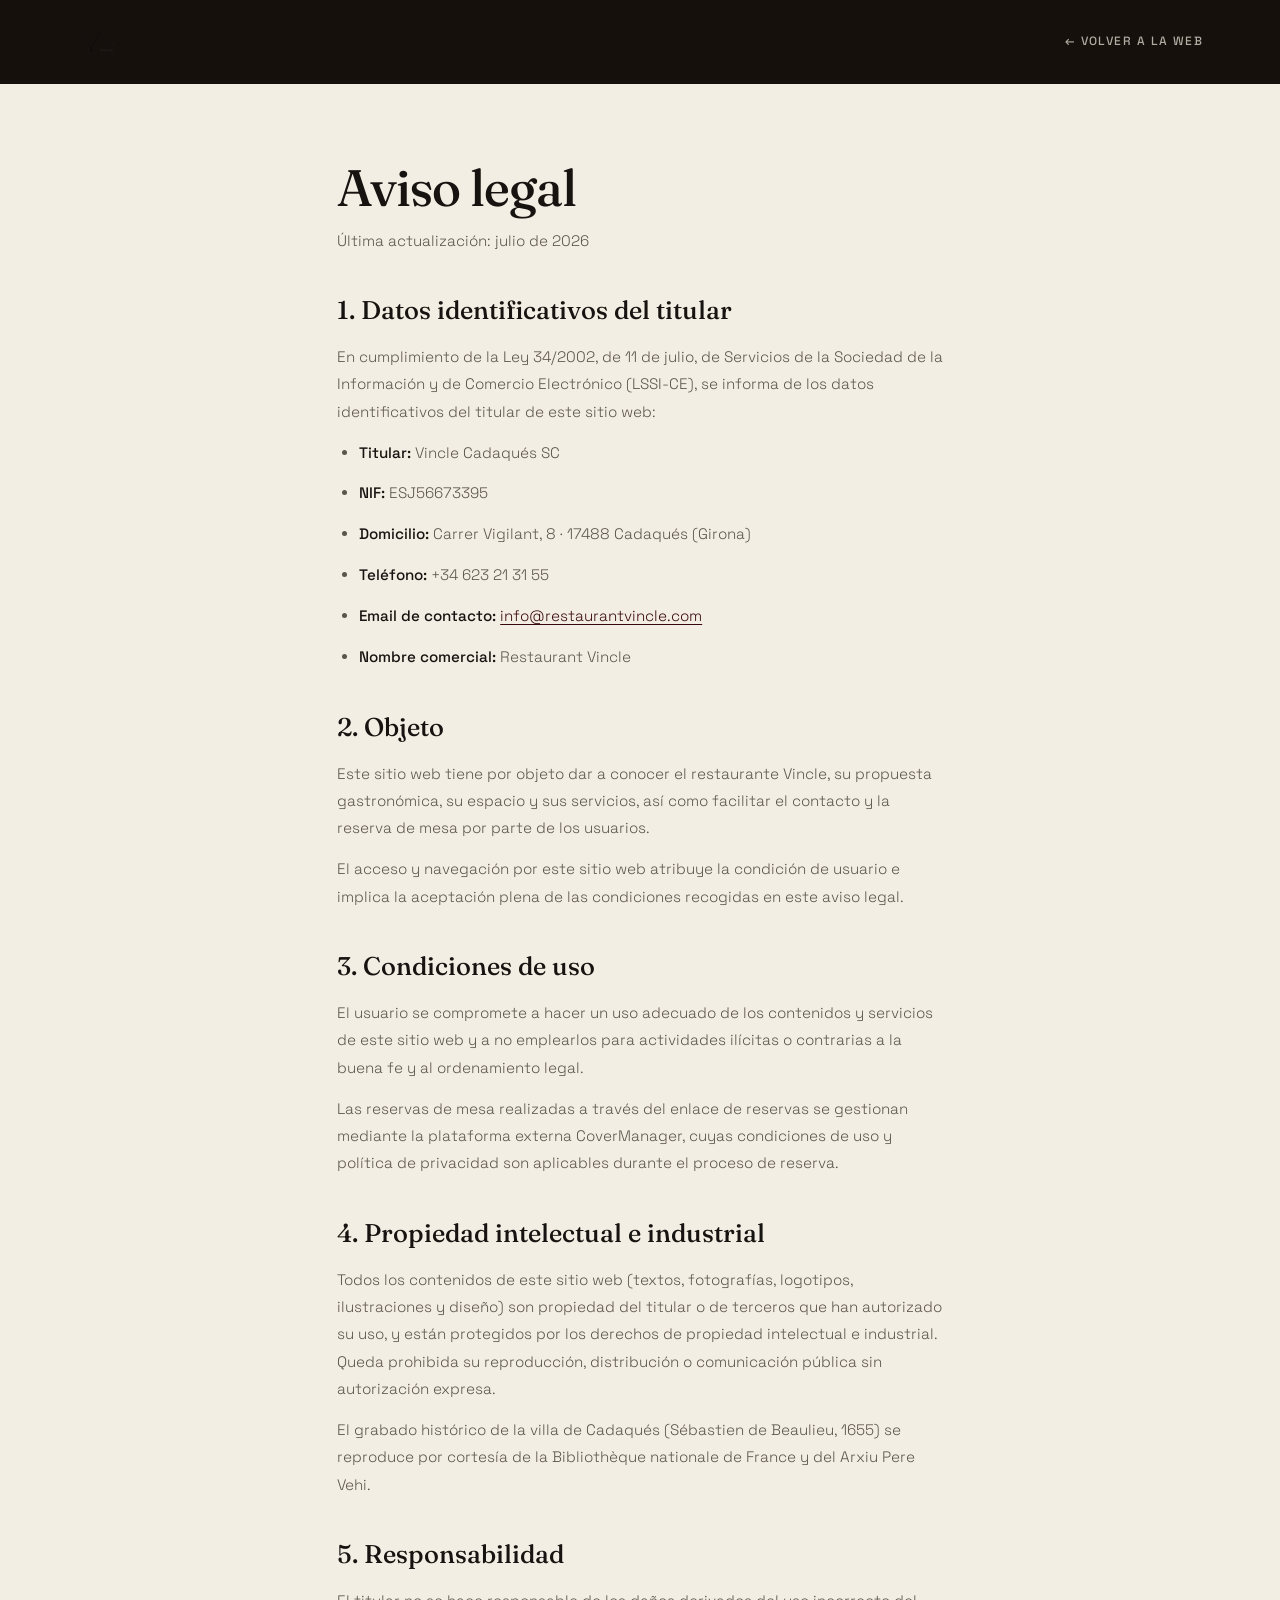
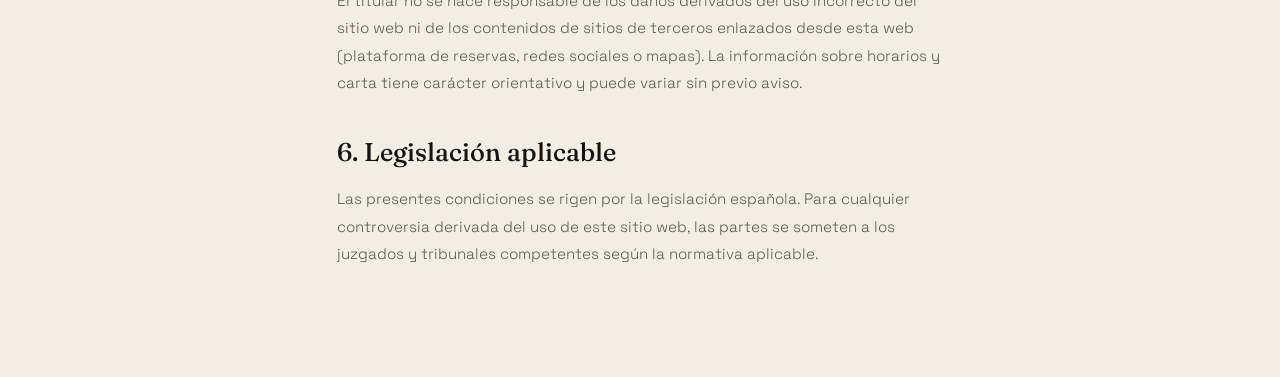
<file: web/aviso-legal.html>
<!DOCTYPE html>
<html lang="es">
<head>
  <meta charset="UTF-8">
  <meta name="viewport" content="width=device-width, initial-scale=1.0">
  <title>Aviso legal | Restaurant Vincle Cadaqués</title>
  <meta name="robots" content="noindex, follow">
  <link rel="icon" href="assets/favicon.ico" sizes="any">
  <link rel="icon" type="image/png" sizes="32x32" href="assets/favicon-32.png">
  <link rel="apple-touch-icon" href="assets/apple-touch-icon.png">
  <link rel="preconnect" href="https://fonts.googleapis.com">
  <link rel="preconnect" href="https://fonts.gstatic.com" crossorigin>
  <link href="https://fonts.googleapis.com/css2?family=Fraunces:ital,opsz,wght@0,9..144,300..600;1,9..144,300..600&family=Space+Grotesk:wght@300..600&display=swap" rel="stylesheet">
  <link rel="stylesheet" href="styles/main.css">
</head>
<body class="legal-page">

  <header class="legal-header">
    <a href="index.html" class="legal-logo" aria-label="Vincle Cadaqués — Inicio">
      <img src="assets/logo.png" alt="Vincle Cadaqués">
    </a>
    <a href="index.html" class="legal-back">← Volver a la web</a>
  </header>

  <main class="legal-content">
    <h1>Aviso legal</h1>
    <p class="legal-updated">Última actualización: julio de 2026</p>

    <h2>1. Datos identificativos del titular</h2>
    <p>En cumplimiento de la Ley 34/2002, de 11 de julio, de Servicios de la Sociedad de la Información y de Comercio Electrónico (LSSI-CE), se informa de los datos identificativos del titular de este sitio web:</p>
    <ul>
      <li><strong>Titular:</strong> Vincle Cadaqués SC</li>
      <li><strong>NIF:</strong> ESJ56673395</li>
      <li><strong>Domicilio:</strong> Carrer Vigilant, 8 · 17488 Cadaqués (Girona)</li>
      <li><strong>Teléfono:</strong> +34 623 21 31 55</li>
      <li><strong>Email de contacto:</strong> <a href="mailto:info@restaurantvincle.com">info@restaurantvincle.com</a></li>
      <li><strong>Nombre comercial:</strong> Restaurant Vincle</li>
    </ul>

    <h2>2. Objeto</h2>
    <p>Este sitio web tiene por objeto dar a conocer el restaurante Vincle, su propuesta gastronómica, su espacio y sus servicios, así como facilitar el contacto y la reserva de mesa por parte de los usuarios.</p>
    <p>El acceso y navegación por este sitio web atribuye la condición de usuario e implica la aceptación plena de las condiciones recogidas en este aviso legal.</p>

    <h2>3. Condiciones de uso</h2>
    <p>El usuario se compromete a hacer un uso adecuado de los contenidos y servicios de este sitio web y a no emplearlos para actividades ilícitas o contrarias a la buena fe y al ordenamiento legal.</p>
    <p>Las reservas de mesa realizadas a través del enlace de reservas se gestionan mediante la plataforma externa CoverManager, cuyas condiciones de uso y política de privacidad son aplicables durante el proceso de reserva.</p>

    <h2>4. Propiedad intelectual e industrial</h2>
    <p>Todos los contenidos de este sitio web (textos, fotografías, logotipos, ilustraciones y diseño) son propiedad del titular o de terceros que han autorizado su uso, y están protegidos por los derechos de propiedad intelectual e industrial. Queda prohibida su reproducción, distribución o comunicación pública sin autorización expresa.</p>
    <p>El grabado histórico de la villa de Cadaqués (Sébastien de Beaulieu, 1655) se reproduce por cortesía de la Bibliothèque nationale de France y del Arxiu Pere Vehi.</p>

    <h2>5. Responsabilidad</h2>
    <p>El titular no se hace responsable de los daños derivados del uso incorrecto del sitio web ni de los contenidos de sitios de terceros enlazados desde esta web (plataforma de reservas, redes sociales o mapas). La información sobre horarios y carta tiene carácter orientativo y puede variar sin previo aviso.</p>

    <h2>6. Legislación aplicable</h2>
    <p>Las presentes condiciones se rigen por la legislación española. Para cualquier controversia derivada del uso de este sitio web, las partes se someten a los juzgados y tribunales competentes según la normativa aplicable.</p>
  </main>

</body>
</html>
</file>
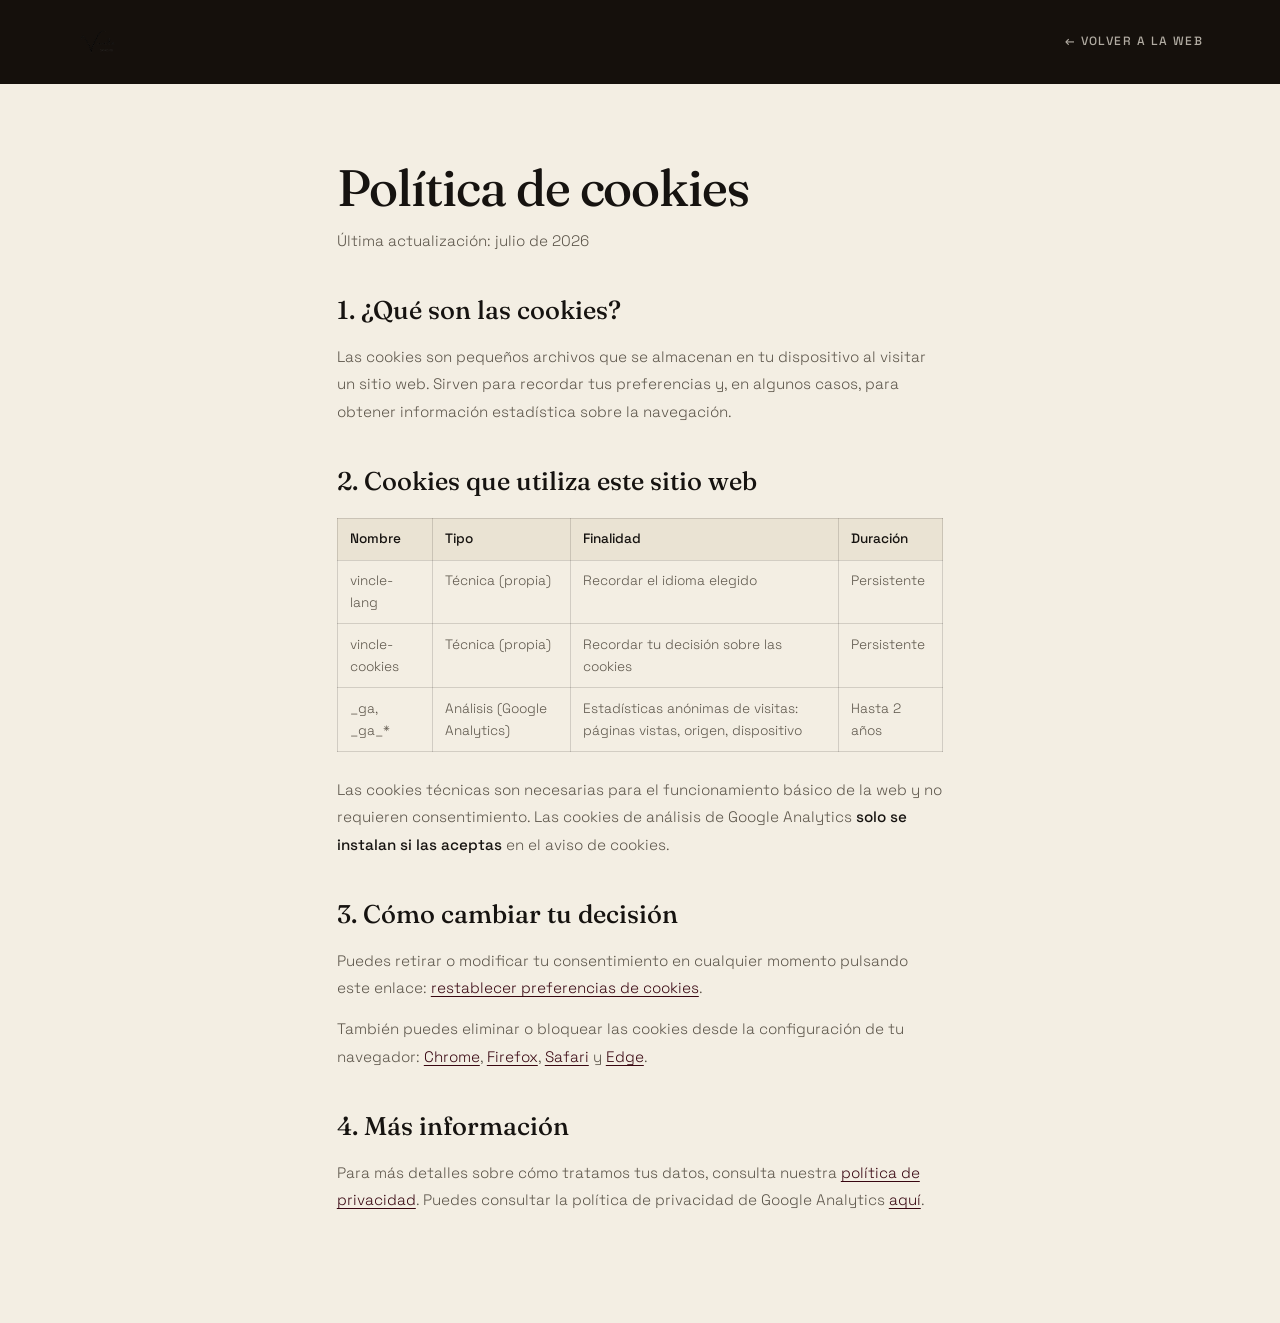
<file: web/cookies.html>
<!DOCTYPE html>
<html lang="es">
<head>
  <meta charset="UTF-8">
  <meta name="viewport" content="width=device-width, initial-scale=1.0">
  <title>Política de cookies | Restaurant Vincle Cadaqués</title>
  <meta name="robots" content="noindex, follow">
  <link rel="icon" href="assets/favicon.ico" sizes="any">
  <link rel="icon" type="image/png" sizes="32x32" href="assets/favicon-32.png">
  <link rel="apple-touch-icon" href="assets/apple-touch-icon.png">
  <link rel="preconnect" href="https://fonts.googleapis.com">
  <link rel="preconnect" href="https://fonts.gstatic.com" crossorigin>
  <link href="https://fonts.googleapis.com/css2?family=Fraunces:ital,opsz,wght@0,9..144,300..600;1,9..144,300..600&family=Space+Grotesk:wght@300..600&display=swap" rel="stylesheet">
  <link rel="stylesheet" href="styles/main.css">
</head>
<body class="legal-page">

  <header class="legal-header">
    <a href="index.html" class="legal-logo" aria-label="Vincle Cadaqués — Inicio">
      <img src="assets/logo.png" alt="Vincle Cadaqués">
    </a>
    <a href="index.html" class="legal-back">← Volver a la web</a>
  </header>

  <main class="legal-content">
    <h1>Política de cookies</h1>
    <p class="legal-updated">Última actualización: julio de 2026</p>

    <h2>1. ¿Qué son las cookies?</h2>
    <p>Las cookies son pequeños archivos que se almacenan en tu dispositivo al visitar un sitio web. Sirven para recordar tus preferencias y, en algunos casos, para obtener información estadística sobre la navegación.</p>

    <h2>2. Cookies que utiliza este sitio web</h2>
    <table>
      <thead>
        <tr>
          <th>Nombre</th>
          <th>Tipo</th>
          <th>Finalidad</th>
          <th>Duración</th>
        </tr>
      </thead>
      <tbody>
        <tr>
          <td>vincle-lang</td>
          <td>Técnica (propia)</td>
          <td>Recordar el idioma elegido</td>
          <td>Persistente</td>
        </tr>
        <tr>
          <td>vincle-cookies</td>
          <td>Técnica (propia)</td>
          <td>Recordar tu decisión sobre las cookies</td>
          <td>Persistente</td>
        </tr>
        <tr>
          <td>_ga, _ga_*</td>
          <td>Análisis (Google Analytics)</td>
          <td>Estadísticas anónimas de visitas: páginas vistas, origen, dispositivo</td>
          <td>Hasta 2 años</td>
        </tr>
      </tbody>
    </table>
    <p>Las cookies técnicas son necesarias para el funcionamiento básico de la web y no requieren consentimiento. Las cookies de análisis de Google Analytics <strong>solo se instalan si las aceptas</strong> en el aviso de cookies.</p>

    <h2>3. Cómo cambiar tu decisión</h2>
    <p>Puedes retirar o modificar tu consentimiento en cualquier momento pulsando este enlace: <a href="#" onclick="localStorage.removeItem('vincle-cookies'); alert('Preferencias restablecidas. El aviso de cookies volverá a aparecer en la página de inicio.'); return false;">restablecer preferencias de cookies</a>.</p>
    <p>También puedes eliminar o bloquear las cookies desde la configuración de tu navegador: <a href="https://support.google.com/chrome/answer/95647" target="_blank" rel="noopener noreferrer">Chrome</a>, <a href="https://support.mozilla.org/es/kb/Borrar%20cookies" target="_blank" rel="noopener noreferrer">Firefox</a>, <a href="https://support.apple.com/es-es/guide/safari/sfri11471/mac" target="_blank" rel="noopener noreferrer">Safari</a> y <a href="https://support.microsoft.com/es-es/microsoft-edge/eliminar-las-cookies-en-microsoft-edge-63947406-40ac-c3b8-57b9-2a946a29ae09" target="_blank" rel="noopener noreferrer">Edge</a>.</p>

    <h2>4. Más información</h2>
    <p>Para más detalles sobre cómo tratamos tus datos, consulta nuestra <a href="privacidad.html">política de privacidad</a>. Puedes consultar la política de privacidad de Google Analytics <a href="https://policies.google.com/privacy" target="_blank" rel="noopener noreferrer">aquí</a>.</p>
  </main>

</body>
</html>
</file>
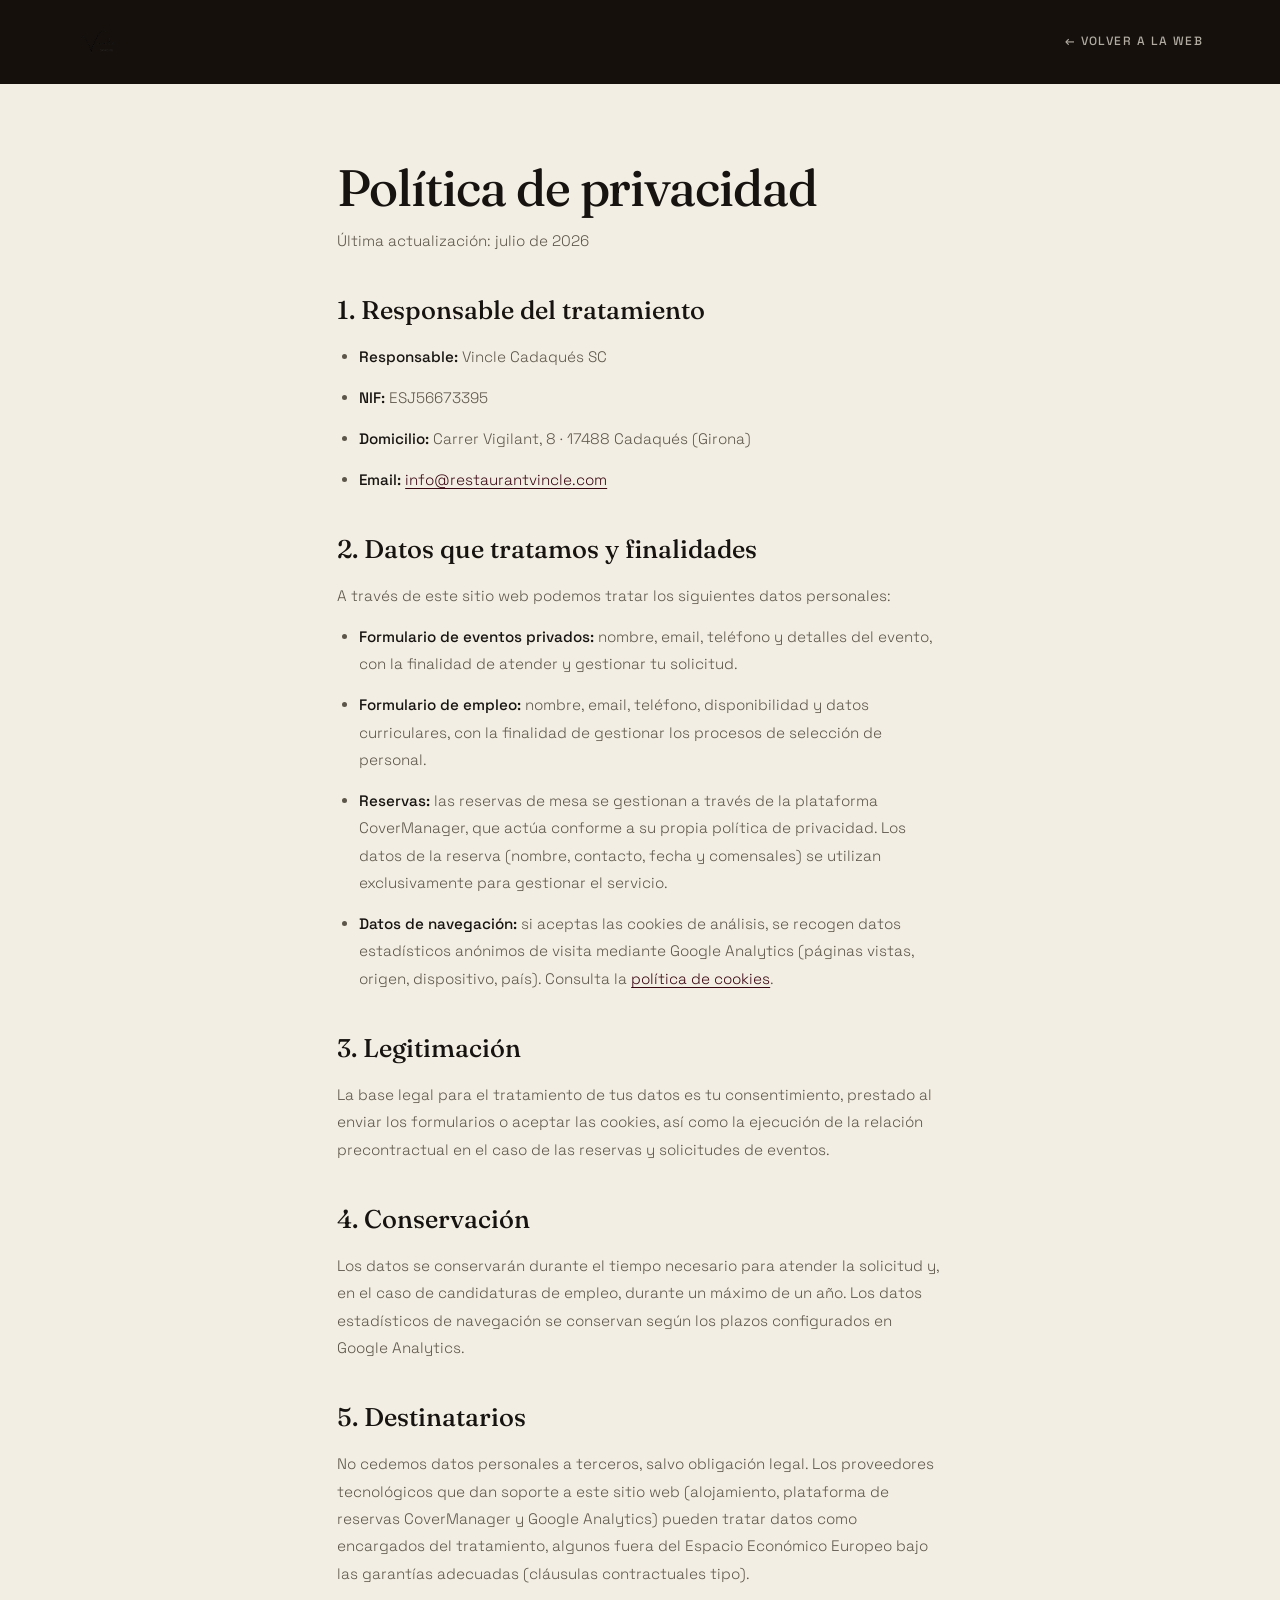
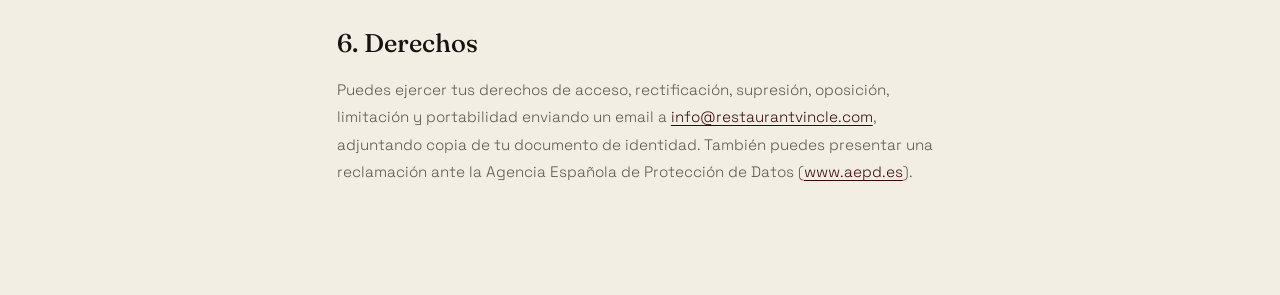
<file: web/privacidad.html>
<!DOCTYPE html>
<html lang="es">
<head>
  <meta charset="UTF-8">
  <meta name="viewport" content="width=device-width, initial-scale=1.0">
  <title>Política de privacidad | Restaurant Vincle Cadaqués</title>
  <meta name="robots" content="noindex, follow">
  <link rel="icon" href="assets/favicon.ico" sizes="any">
  <link rel="icon" type="image/png" sizes="32x32" href="assets/favicon-32.png">
  <link rel="apple-touch-icon" href="assets/apple-touch-icon.png">
  <link rel="preconnect" href="https://fonts.googleapis.com">
  <link rel="preconnect" href="https://fonts.gstatic.com" crossorigin>
  <link href="https://fonts.googleapis.com/css2?family=Fraunces:ital,opsz,wght@0,9..144,300..600;1,9..144,300..600&family=Space+Grotesk:wght@300..600&display=swap" rel="stylesheet">
  <link rel="stylesheet" href="styles/main.css">
</head>
<body class="legal-page">

  <header class="legal-header">
    <a href="index.html" class="legal-logo" aria-label="Vincle Cadaqués — Inicio">
      <img src="assets/logo.png" alt="Vincle Cadaqués">
    </a>
    <a href="index.html" class="legal-back">← Volver a la web</a>
  </header>

  <main class="legal-content">
    <h1>Política de privacidad</h1>
    <p class="legal-updated">Última actualización: julio de 2026</p>

    <h2>1. Responsable del tratamiento</h2>
    <ul>
      <li><strong>Responsable:</strong> Vincle Cadaqués SC</li>
      <li><strong>NIF:</strong> ESJ56673395</li>
      <li><strong>Domicilio:</strong> Carrer Vigilant, 8 · 17488 Cadaqués (Girona)</li>
      <li><strong>Email:</strong> <a href="mailto:info@restaurantvincle.com">info@restaurantvincle.com</a></li>
    </ul>

    <h2>2. Datos que tratamos y finalidades</h2>
    <p>A través de este sitio web podemos tratar los siguientes datos personales:</p>
    <ul>
      <li><strong>Formulario de eventos privados:</strong> nombre, email, teléfono y detalles del evento, con la finalidad de atender y gestionar tu solicitud.</li>
      <li><strong>Formulario de empleo:</strong> nombre, email, teléfono, disponibilidad y datos curriculares, con la finalidad de gestionar los procesos de selección de personal.</li>
      <li><strong>Reservas:</strong> las reservas de mesa se gestionan a través de la plataforma CoverManager, que actúa conforme a su propia política de privacidad. Los datos de la reserva (nombre, contacto, fecha y comensales) se utilizan exclusivamente para gestionar el servicio.</li>
      <li><strong>Datos de navegación:</strong> si aceptas las cookies de análisis, se recogen datos estadísticos anónimos de visita mediante Google Analytics (páginas vistas, origen, dispositivo, país). Consulta la <a href="cookies.html">política de cookies</a>.</li>
    </ul>

    <h2>3. Legitimación</h2>
    <p>La base legal para el tratamiento de tus datos es tu consentimiento, prestado al enviar los formularios o aceptar las cookies, así como la ejecución de la relación precontractual en el caso de las reservas y solicitudes de eventos.</p>

    <h2>4. Conservación</h2>
    <p>Los datos se conservarán durante el tiempo necesario para atender la solicitud y, en el caso de candidaturas de empleo, durante un máximo de un año. Los datos estadísticos de navegación se conservan según los plazos configurados en Google Analytics.</p>

    <h2>5. Destinatarios</h2>
    <p>No cedemos datos personales a terceros, salvo obligación legal. Los proveedores tecnológicos que dan soporte a este sitio web (alojamiento, plataforma de reservas CoverManager y Google Analytics) pueden tratar datos como encargados del tratamiento, algunos fuera del Espacio Económico Europeo bajo las garantías adecuadas (cláusulas contractuales tipo).</p>

    <h2>6. Derechos</h2>
    <p>Puedes ejercer tus derechos de acceso, rectificación, supresión, oposición, limitación y portabilidad enviando un email a <a href="mailto:info@restaurantvincle.com">info@restaurantvincle.com</a>, adjuntando copia de tu documento de identidad. También puedes presentar una reclamación ante la Agencia Española de Protección de Datos (<a href="https://www.aepd.es" target="_blank" rel="noopener noreferrer">www.aepd.es</a>).</p>
  </main>

</body>
</html>
</file>
<file: web/styles/main.css>
/* ═══════════════════════════════════════════════════════
   VINCLE CADAQUÉS — Stylesheet
   Rediseño: editorial mediterráneo, moderno y joven
   ═══════════════════════════════════════════════════════ */

/* ─── Custom Properties ─── */
:root {
  /* Colors — blanco encalado + granate de la puerta + madera + piedra */
  --paper:        #f3eee3;
  --paper-deep:   #eae3d3;
  --ink:          #161310;
  --ink-soft:     #5c554a;
  --night:        #15100c;
  --night-soft:   #1c1510;
  --vi:           #380611;
  --vi-mid:       #5c1422;
  --vi-light:     #8a2b3a;
  --fusta:        #b98a5c;
  --fusta-deep:   #7a5634;
  --sand:         #c9bba7;
  --sand-dim:     rgba(201, 187, 167, 0.65);
  --cream:        #f3eee3;

  /* Typography */
  --ff-display: 'Fraunces', 'Georgia', serif;
  --ff-body:    'Space Grotesk', -apple-system, BlinkMacSystemFont, sans-serif;

  /* Layout */
  --pad-x:     clamp(1.5rem, 6vw, 6rem);
  --pad-y:     clamp(5rem, 10vw, 9rem);
  --gap:       clamp(3rem, 6vw, 6rem);

  /* Easing */
  --ease-out:  cubic-bezier(0.16, 1, 0.3, 1);
  --ease-med:  cubic-bezier(0.4, 0, 0.2, 1);
}

/* ─── Reset ─── */
*, *::before, *::after {
  box-sizing: border-box;
  margin: 0;
  padding: 0;
}

html {
  font-size: 16px;
  scroll-behavior: smooth;
}

body {
  font-family: var(--ff-body);
  background: var(--paper);
  color: var(--ink);
  line-height: 1.6;
  overflow-x: hidden;
  -webkit-font-smoothing: antialiased;
  -moz-osx-font-smoothing: grayscale;
}

img, video {
  display: block;
  max-width: 100%;
}

a { color: inherit; text-decoration: none; }
ul, ol { list-style: none; }
address { font-style: normal; }

::selection {
  background: var(--vi);
  color: var(--cream);
}

/* ─── Grain overlay ─── */
.grain {
  position: fixed;
  inset: 0;
  pointer-events: none;
  z-index: 9999;
  opacity: 0.035;
  background-image: url("data:image/svg+xml,%3Csvg xmlns='http://www.w3.org/2000/svg' width='200' height='200'%3E%3Cfilter id='g'%3E%3CfeTurbulence type='fractalNoise' baseFrequency='0.85' numOctaves='4' stitchTiles='stitch'/%3E%3C/filter%3E%3Crect width='200' height='200' filter='url(%23g)'/%3E%3C/svg%3E");
}

/* ─── Shared tokens ─── */
.section-index {
  display: flex;
  align-items: center;
  gap: 0.75rem;
  font-size: 0.7rem;
  font-weight: 500;
  letter-spacing: 0.22em;
  text-transform: uppercase;
  margin-bottom: 1.5rem;
  color: var(--vi);
}

.section-index .idx-num {
  font-family: var(--ff-display);
  font-style: italic;
  font-size: 0.85rem;
  letter-spacing: 0;
}

.section-index .idx-line {
  width: 2.5rem;
  height: 1px;
  background: currentColor;
  opacity: 0.5;
}

.section-index.light { color: var(--fusta); }

.section-title {
  font-family: var(--ff-display);
  font-size: clamp(2.9rem, 7vw, 6rem);
  font-weight: 480;
  line-height: 0.98;
  letter-spacing: -0.03em;
  color: var(--ink);
}

.section-title.dark  { color: var(--ink); }
.section-title.light { color: var(--cream); }
.section-title em {
  font-style: italic;
  font-weight: 340;
  letter-spacing: -0.02em;
}
.section-title .accent { color: var(--vi); }

.body-text {
  font-size: 1rem;
  font-weight: 300;
  color: var(--ink-soft);
  line-height: 1.8;
  max-width: 46ch;
  margin-bottom: 1rem;
}

.section {
  padding: var(--pad-y) var(--pad-x);
}

/* ─── Un nombre con significado (dentro de El Restaurante) ─── */
.significado {
  margin-top: 3rem;
  padding-top: 2.5rem;
  border-top: 1px solid rgba(22, 19, 16, 0.12);
}

.significado-title {
  font-family: var(--ff-display);
  font-size: clamp(1.5rem, 2.8vw, 2.1rem);
  font-weight: 480;
  letter-spacing: -0.02em;
  color: var(--ink);
  margin-bottom: 1.25rem;
}

.significado-title em {
  font-style: italic;
  color: var(--vi);
}

.significado-list {
  margin: 0.5rem 0 1.25rem;
  max-width: 52ch;
}

.significado-list li {
  position: relative;
  padding-left: 1.5rem;
  margin-bottom: 0.85rem;
  font-size: 0.95rem;
  font-weight: 300;
  color: var(--ink-soft);
  line-height: 1.7;
}

.significado-list li::before {
  content: "—";
  position: absolute;
  left: 0;
  color: var(--vi);
}

.significado-cierre {
  font-family: var(--ff-display);
  font-style: italic;
  color: var(--ink);
}

/* ─── FAQ — Preguntas frecuentes ─── */
.faq {
  background: var(--paper-deep);
  max-width: 100%;
}

.faq-header { margin-bottom: 3rem; }

.faq-list {
  max-width: 760px;
}

.faq-item {
  border-bottom: 1px solid rgba(22, 19, 16, 0.14);
}

.faq-item:first-child {
  border-top: 1px solid rgba(22, 19, 16, 0.14);
}

.faq-question {
  position: relative;
  cursor: pointer;
  list-style: none;
  padding: 1.35rem 3rem 1.35rem 0;
  font-family: var(--ff-display);
  font-size: clamp(1.05rem, 2vw, 1.3rem);
  font-weight: 480;
  letter-spacing: -0.01em;
  color: var(--ink);
  transition: color 0.3s var(--ease-out);
}

.faq-question::-webkit-details-marker { display: none; }

.faq-question::after {
  content: "+";
  position: absolute;
  right: 0.25rem;
  top: 50%;
  transform: translateY(-50%);
  font-family: var(--ff-body);
  font-size: 1.4rem;
  font-weight: 300;
  color: var(--vi);
  transition: transform 0.3s var(--ease-out);
}

.faq-item[open] .faq-question::after {
  transform: translateY(-50%) rotate(45deg);
}

.faq-question:hover { color: var(--vi); }

.faq-answer {
  padding: 0 0 1.5rem;
}

.faq-answer .body-text {
  max-width: 58ch;
  margin-bottom: 0;
}

.faq-answer a {
  color: var(--vi);
  text-decoration: underline;
  text-underline-offset: 3px;
}

/* ─── Marquee strip ─── */
.marquee {
  overflow: hidden;
  white-space: nowrap;
  user-select: none;
}

.marquee-track {
  display: inline-flex;
  align-items: baseline;
  gap: 2.25rem;
  padding-right: 2.25rem;
  animation: marqueeScroll 28s linear infinite;
  will-change: transform;
}

@keyframes marqueeScroll {
  from { transform: translateX(0); }
  to   { transform: translateX(-50%); }
}

.marquee span {
  font-family: var(--ff-display);
  font-size: clamp(1.1rem, 2.4vw, 1.8rem);
  font-weight: 400;
  letter-spacing: -0.01em;
}

.marquee span:nth-child(even) {
  font-style: italic;
  font-weight: 320;
  opacity: 0.55;
}

.marquee-divider {
  padding: 1.4rem 0;
  border-top: 1px solid rgba(22, 19, 16, 0.14);
  border-bottom: 1px solid rgba(22, 19, 16, 0.14);
  background: var(--paper);
  color: var(--ink);
}

/* ─── Buttons (pill) ─── */
.btn {
  display: inline-flex;
  align-items: center;
  gap: 0.65rem;
  font-family: var(--ff-body);
  font-size: 0.8125rem;
  font-weight: 500;
  letter-spacing: 0.08em;
  text-transform: uppercase;
  padding: 0.9rem 1.9rem;
  border: 1px solid transparent;
  border-radius: 999px;
  cursor: pointer;
  transition: background 0.3s var(--ease-out),
              color 0.3s var(--ease-out),
              border-color 0.3s var(--ease-out),
              transform 0.3s var(--ease-out);
  white-space: nowrap;
}

.btn:hover { transform: translateY(-2px); }

.btn-icon {
  transition: transform 0.3s var(--ease-out);
}
.btn:hover .btn-icon { transform: translateX(3px); }

.btn-solid-light {
  background: var(--cream);
  color: var(--ink);
  border-color: var(--cream);
}
.btn-solid-light:hover {
  background: var(--vi);
  color: var(--cream);
  border-color: var(--vi);
}

.btn-ghost-light {
  color: rgba(243, 238, 227, 0.75);
  border-color: rgba(243, 238, 227, 0.35);
}
.btn-ghost-light:hover {
  color: var(--cream);
  border-color: var(--cream);
}

.btn-solid-dark {
  background: var(--ink);
  color: var(--cream);
  border-color: var(--ink);
}
.btn-solid-dark:hover {
  background: var(--vi);
  color: var(--cream);
  border-color: var(--vi);
}

.btn-outline-dark {
  color: var(--ink);
  border-color: rgba(22, 19, 16, 0.3);
}
.btn-outline-dark:hover {
  background: var(--ink);
  color: var(--cream);
  border-color: var(--ink);
}

.btn-vi {
  background: var(--vi);
  color: var(--cream);
  border-color: var(--vi);
}
.btn-vi:hover {
  background: var(--ink);
  border-color: var(--ink);
  color: var(--cream);
}

/* ═══════════════════════════════════════════════════════
   NAVIGATION
   ═══════════════════════════════════════════════════════ */
.nav {
  position: fixed;
  top: 0;
  left: 0;
  right: 0;
  z-index: 100;
  display: flex;
  align-items: center;
  justify-content: space-between;
  padding: 1.5rem var(--pad-x);
  transition: background 0.5s var(--ease-med),
              padding 0.4s var(--ease-med),
              border-color 0.5s;
}

.nav.scrolled {
  background: rgba(21, 16, 12, 0.88);
  backdrop-filter: blur(16px);
  -webkit-backdrop-filter: blur(16px);
  padding-top: 0.85rem;
  padding-bottom: 0.85rem;
  border-bottom: 1px solid rgba(201, 187, 167, 0.12);
}

.nav-logo {
  display: flex;
  align-items: center;
  position: relative;
  z-index: 101;
  transition: opacity 0.25s;
}
.nav-logo:hover { opacity: 0.75; }

.nav-logo-img {
  height: 64px;
  width: auto;
  display: block;
  filter: brightness(0) invert(1);
  transition: height 0.4s var(--ease-med);
}

.nav.scrolled .nav-logo-img { height: 48px; }

.nav-links {
  display: flex;
  align-items: center;
  gap: 2.25rem;
}

.nav-links a {
  font-size: 0.75rem;
  font-weight: 500;
  letter-spacing: 0.12em;
  text-transform: uppercase;
  color: rgba(243, 238, 227, 0.7);
  transition: color 0.25s;
}
.nav-links a:hover { color: var(--cream); }

.nav-cta {
  padding: 0.6rem 1.5rem !important;
  border: 1px solid rgba(243, 238, 227, 0.4) !important;
  border-radius: 999px !important;
  color: var(--cream) !important;
  transition: background 0.3s, color 0.3s, border-color 0.3s !important;
}
.nav-cta:hover {
  background: var(--vi) !important;
  color: var(--cream) !important;
  border-color: var(--vi) !important;
}

/* ─── Selector de idioma ─── */
.nav-lang {
  display: flex;
  align-items: center;
  gap: 0.5rem;
  margin-left: 0.5rem;
}

.lang-btn {
  display: flex;
  align-items: center;
  justify-content: center;
  background: none;
  border: none;
  padding: 2px;
  cursor: pointer;
  border-radius: 3px;
  opacity: 0.45;
  transition: opacity 0.25s var(--ease-out), transform 0.25s var(--ease-out);
}

.lang-btn svg {
  width: 21px;
  height: 15px;
  border-radius: 2px;
  display: block;
  box-shadow: 0 0 0 1px rgba(243, 238, 227, 0.25);
}

.lang-btn:hover { opacity: 0.85; transform: translateY(-1px); }

.lang-btn.active {
  opacity: 1;
}

.lang-btn.active svg {
  box-shadow: 0 0 0 2px rgba(243, 238, 227, 0.9);
}

.nav-toggle {
  display: none;
  flex-direction: column;
  gap: 6px;
  background: none;
  border: none;
  cursor: pointer;
  padding: 6px;
  position: relative;
  z-index: 101;
}
.nav-toggle span {
  display: block;
  width: 24px;
  height: 1.5px;
  background: var(--cream);
  transition: transform 0.35s var(--ease-out), opacity 0.25s;
}
.nav-toggle.open span:nth-child(1) { transform: rotate(45deg) translate(5px, 5px); }
.nav-toggle.open span:nth-child(2) { opacity: 0; transform: scaleX(0); }

/* ═══════════════════════════════════════════════════════
   HERO
   ═══════════════════════════════════════════════════════ */
.hero {
  position: relative;
  height: 100dvh;
  min-height: 640px;
  display: flex;
  align-items: flex-end;
  overflow: hidden;
  background: var(--night);
}

.hero-bg {
  position: absolute;
  inset: 0;
  z-index: 0;
}

.hero-video {
  width: 100%;
  height: 100%;
  object-fit: cover;
}

/* Warm glow placeholder — luz cálida sobre piedra, como el interior */
.hero-glow {
  position: absolute;
  inset: 0;
  background: radial-gradient(ellipse at 50% 100%, #2b1a10 0%, #1a0f08 55%, #0e0804 100%);
}

.hero-glow::before {
  content: '';
  position: absolute;
  inset: -20%;
  background:
    radial-gradient(ellipse 130% 90% at 20% 70%, rgba(122, 86, 52, 0.5) 0%, transparent 55%),
    radial-gradient(ellipse 80% 100% at 80% 30%, rgba(92, 20, 34, 0.45) 0%, transparent 50%);
  animation: glowA 22s ease-in-out infinite;
}

.hero-glow::after {
  content: '';
  position: absolute;
  inset: -20%;
  background:
    radial-gradient(ellipse 60% 70% at 55% 55%, rgba(185, 138, 92, 0.28) 0%, transparent 50%),
    radial-gradient(ellipse 100% 60% at 35% 25%, rgba(56, 6, 17, 0.5) 0%, transparent 50%);
  animation: glowB 28s ease-in-out infinite;
}

@keyframes glowA {
  0%, 100% { transform: translate(0, 0) rotate(0deg) scale(1); }
  33%       { transform: translate(-6%, -8%) rotate(12deg) scale(1.06); }
  66%       { transform: translate(8%, 5%) rotate(-8deg) scale(0.97); }
}
@keyframes glowB {
  0%, 100% { transform: translate(0, 0) rotate(0deg) scale(1); }
  50%       { transform: translate(5%, -7%) rotate(-15deg) scale(1.1); }
}

.hero-overlay {
  position: absolute;
  inset: 0;
  z-index: 1;
  background: linear-gradient(
    to bottom,
    rgba(14, 8, 4, 0.4) 0%,
    rgba(14, 8, 4, 0.12) 45%,
    rgba(14, 8, 4, 0.7) 100%
  );
}

/* Hero content — alineado a la izquierda, editorial */
.hero-content {
  position: relative;
  z-index: 2;
  width: 100%;
  padding: 0 var(--pad-x) clamp(7rem, 13vh, 10rem);
  text-align: left;
}

.hero-eyebrow {
  display: inline-flex;
  align-items: center;
  gap: 0.7rem;
  font-size: 0.7rem;
  font-weight: 500;
  letter-spacing: 0.3em;
  text-transform: uppercase;
  color: var(--sand);
  margin-bottom: 1.75rem;
}

.hero-eyebrow::before {
  content: '';
  width: 2.25rem;
  height: 1px;
  background: var(--fusta);
}

.hero-title {
  font-family: var(--ff-display);
  font-weight: 460;
  line-height: 0.88;
  letter-spacing: -0.04em;
  margin-bottom: 1.75rem;
  color: var(--cream);
}

.hero-word {
  display: block;
  font-size: clamp(4.5rem, 15vw, 13.5rem);
}

.hero-word-sm {
  font-size: clamp(1.1rem, 3vw, 2rem);
  font-weight: 400;
  letter-spacing: 0.34em;
  text-transform: uppercase;
  color: var(--sand);
  margin-bottom: 0.5rem;
}

.hero-title em.hero-word {
  font-style: italic;
  font-weight: 300;
  font-size: clamp(2.9rem, 9.5vw, 8.5rem);
  color: var(--sand);
  margin-left: clamp(0.5rem, 6vw, 7rem);
}

.hero-sub {
  font-size: clamp(0.9rem, 1.4vw, 1.05rem);
  font-weight: 300;
  letter-spacing: 0.02em;
  line-height: 1.75;
  color: var(--sand);
  max-width: 58ch;
  margin-bottom: 2.5rem;
}

.hero-actions {
  display: flex;
  align-items: center;
  gap: 1.25rem;
  flex-wrap: wrap;
}

/* Marquee dentro del hero */
.hero-marquee {
  position: absolute;
  bottom: 0;
  left: 0;
  right: 0;
  z-index: 2;
  padding: 1.1rem 0;
  border-top: 1px solid rgba(243, 238, 227, 0.16);
  color: rgba(243, 238, 227, 0.85);
  background: rgba(3, 8, 16, 0.25);
  backdrop-filter: blur(4px);
  -webkit-backdrop-filter: blur(4px);
}

/* Scroll indicator */
.hero-scroll {
  position: absolute;
  bottom: 6rem;
  right: var(--pad-x);
  z-index: 2;
  display: flex;
  flex-direction: column;
  align-items: center;
  gap: 0.6rem;
}

.hero-scroll-line {
  width: 1px;
  height: 50px;
  background: linear-gradient(to bottom, transparent, var(--sand));
  animation: scrollPulse 2.5s ease-in-out infinite;
}

@keyframes scrollPulse {
  0%, 100% { opacity: 0.2; transform: scaleY(0.7); }
  60%       { opacity: 0.9; transform: scaleY(1); }
}

.hero-scroll-label {
  font-size: 0.6rem;
  letter-spacing: 0.28em;
  text-transform: uppercase;
  color: var(--sand);
  writing-mode: vertical-rl;
}

/* ═══════════════════════════════════════════════════════
   EL RESTAURANTE
   ═══════════════════════════════════════════════════════ */
.restaurante {
  background: var(--paper);
  display: grid;
  grid-template-columns: 1.05fr 1fr;
  column-gap: var(--gap);
  align-items: center;
  min-height: 100vh;
}

/* ─ Parallax image ─ */
.parallax-wrap {
  overflow: hidden;
  border-radius: 4px;
  height: clamp(450px, 65vh, 750px);
}

.parallax-img {
  width: 100%;
  height: 120%; /* surplus height for parallax movement */
  object-fit: cover;
  object-position: center;
  will-change: transform;
}

.restaurante-media { position: relative; }

.restaurante-media::after {
  content: '01';
  position: absolute;
  top: -1.25rem;
  right: -0.5rem;
  font-family: var(--ff-display);
  font-style: italic;
  font-size: clamp(4rem, 8vw, 7rem);
  font-weight: 300;
  line-height: 1;
  color: transparent;
  -webkit-text-stroke: 1px rgba(56, 6, 17, 0.4);
  pointer-events: none;
}

.restaurante-body .section-title { margin-bottom: 1.75rem; }

.restaurante-quote {
  margin: 1.75rem 0;
  padding-left: 1.25rem;
  border-left: 2px solid var(--vi);
}
.restaurante-quote blockquote {
  font-family: var(--ff-display);
  font-size: 1.3rem;
  font-weight: 320;
  font-style: italic;
  color: var(--ink-soft);
  line-height: 1.5;
  letter-spacing: -0.01em;
}
.restaurante-quote em { color: var(--ink); }

.testimonios {
  margin-top: 2rem;
  padding-top: 1.75rem;
  border-top: 1px solid rgba(22, 19, 16, 0.12);
  display: flex;
  flex-direction: column;
  gap: 1.4rem;
}

.testimonio-stars {
  color: var(--vi);
  font-size: 0.7rem;
  letter-spacing: 0.15em;
  margin-bottom: 0.4rem;
}

.testimonio-text {
  font-family: var(--ff-display);
  font-size: 1.05rem;
  font-style: italic;
  font-weight: 320;
  color: var(--ink);
  line-height: 1.55;
  margin-bottom: 0.4rem;
}

.testimonio-autor {
  font-size: 0.68rem;
  font-weight: 500;
  letter-spacing: 0.14em;
  text-transform: uppercase;
  color: var(--ink-soft);
}

/* ═══════════════════════════════════════════════════════
   LA COCINA
   ═══════════════════════════════════════════════════════ */
.cocina {
  background: var(--night);
  padding: var(--pad-y) var(--pad-x);
}

.cocina-header {
  display: flex;
  flex-direction: column;
  align-items: flex-start;
  max-width: 760px;
  margin-bottom: clamp(3.5rem, 7vw, 6rem);
}

.cocina-sub {
  font-size: 0.95rem;
  font-weight: 300;
  color: var(--sand);
  margin-top: 1.25rem;
  line-height: 1.7;
  max-width: 44ch;
}

/* Grid escalonado: las columnas pares bajan */
.dishes {
  display: grid;
  grid-template-columns: repeat(4, 1fr);
  gap: clamp(1.25rem, 2.5vw, 2rem);
  margin-bottom: 4rem;
}

.dish { cursor: default; }

.dish:nth-child(even) { margin-top: clamp(2rem, 5vw, 4.5rem); }

.dish-img-wrap {
  position: relative;
  overflow: hidden;
  aspect-ratio: 4 / 5;
  background: var(--night-soft);
  border-radius: 4px;
}

.dish-img-wrap img {
  width: 100%;
  height: 100%;
  object-fit: cover;
  transition: transform 0.7s var(--ease-out);
  will-change: transform;
}
.dish:hover .dish-img-wrap img { transform: scale(1.07); }

.dish-num {
  position: absolute;
  top: 0.85rem;
  left: 0.85rem;
  z-index: 1;
  font-family: var(--ff-display);
  font-style: italic;
  font-size: 0.85rem;
  font-weight: 400;
  color: var(--cream);
  background: rgba(21, 16, 12, 0.55);
  backdrop-filter: blur(6px);
  -webkit-backdrop-filter: blur(6px);
  padding: 0.25rem 0.7rem;
  border-radius: 999px;
  border: 1px solid rgba(185, 138, 92, 0.35);
}

.dish-info { padding: 1.15rem 0.1rem; }

.dish-name {
  font-family: var(--ff-display);
  font-size: 1.3rem;
  font-weight: 440;
  letter-spacing: -0.015em;
  color: var(--cream);
  line-height: 1.2;
  margin-bottom: 0.4rem;
}

.dish-desc {
  font-size: 0.8rem;
  font-weight: 300;
  color: var(--sand-dim);
  line-height: 1.55;
}

.cocina-footer {
  display: flex;
  justify-content: flex-start;
}

/* ═══════════════════════════════════════════════════════
   LOS VINOS
   ═══════════════════════════════════════════════════════ */
.vinos {
  position: relative;
  background: var(--night-soft);
  padding: var(--pad-y) 0;
  overflow: hidden;
}

.vinos-header {
  position: relative;
  z-index: 1;
  padding: 0 var(--pad-x);
  margin-bottom: clamp(3rem, 5vw, 4.5rem);
  max-width: 760px;
}

.vinos-sub {
  font-size: clamp(0.875rem, 1.5vw, 1rem);
  font-weight: 300;
  color: var(--sand);
  max-width: 50ch;
  margin-top: 1.5rem;
  line-height: 1.85;
}

/* Texto gigante outlined detrás de la galería */
.vinos-bigword {
  position: absolute;
  top: 46%;
  left: 0;
  width: 100%;
  text-align: center;
  font-family: var(--ff-display);
  font-style: italic;
  font-weight: 320;
  font-size: clamp(8rem, 24vw, 22rem);
  line-height: 1;
  letter-spacing: -0.04em;
  color: transparent;
  -webkit-text-stroke: 1px rgba(201, 187, 167, 0.14);
  pointer-events: none;
  user-select: none;
}

/* ─ Gallery infinita ─ */
.vinos-gallery {
  position: relative;
  z-index: 1;
  overflow: hidden;
}

.vinos-gallery-track {
  display: flex;
  gap: clamp(0.75rem, 1.5vw, 1.25rem);
  width: max-content;
  animation: vinosScroll 55s linear infinite;
  padding-bottom: 1rem;
}

.vinos-gallery-track:hover {
  animation-play-state: paused;
}

@keyframes vinosScroll {
  from { transform: translateX(0); }
  to   { transform: translateX(-50%); }
}

.vino {
  flex: 0 0 clamp(150px, 16vw, 210px);
}

.vino-img {
  aspect-ratio: 2 / 3;
  overflow: hidden;
  background: var(--night);
  border-radius: 4px;
}

.vino-img img {
  width: 100%;
  height: 100%;
  object-fit: cover;
  object-position: center;
  transition: transform 0.6s var(--ease-out);
  pointer-events: none;
}
.vino:hover .vino-img img { transform: scale(1.06); }

/* ═══════════════════════════════════════════════════════
   EL EQUIPO
   ═══════════════════════════════════════════════════════ */
.equipo {
  background: var(--paper);
  display: grid;
  grid-template-columns: 1fr 1fr;
  column-gap: var(--gap);
  align-items: center;
}

.equipo-content { order: 1; }

.equipo-grid {
  display: grid;
  grid-template-columns: 1fr 1fr;
  gap: 1.5rem;
  margin-top: 2.5rem;
}

.equipo-persona {
  padding: 1.5rem;
  border: 1px solid rgba(22, 19, 16, 0.12);
  border-radius: 8px;
  transition: border-color 0.3s var(--ease-out),
              transform 0.3s var(--ease-out),
              background 0.3s var(--ease-out);
}

.equipo-persona:hover {
  border-color: var(--vi);
  transform: translateY(-4px);
  background: rgba(255, 255, 255, 0.4);
}

.equipo-rol {
  display: inline-block;
  font-size: 0.65rem;
  font-weight: 500;
  letter-spacing: 0.18em;
  text-transform: uppercase;
  color: var(--vi);
  border: 1px solid rgba(56, 6, 17, 0.3);
  border-radius: 999px;
  padding: 0.25rem 0.8rem;
  margin-bottom: 0.9rem;
}

.equipo-nombre {
  font-family: var(--ff-display);
  font-size: 1.6rem;
  font-weight: 460;
  letter-spacing: -0.02em;
  color: var(--ink);
  line-height: 1.1;
  margin-bottom: 0.75rem;
}

.equipo-bio {
  font-size: 0.875rem;
  font-weight: 300;
  color: var(--ink-soft);
  line-height: 1.75;
}

.equipo-media { order: 2; position: relative; }

.equipo-media::after {
  content: '04';
  position: absolute;
  bottom: -1.5rem;
  left: -0.5rem;
  font-family: var(--ff-display);
  font-style: italic;
  font-size: clamp(4rem, 8vw, 7rem);
  font-weight: 300;
  line-height: 1;
  color: transparent;
  -webkit-text-stroke: 1px rgba(56, 6, 17, 0.4);
  pointer-events: none;
}

.equipo-parallax-wrap {
  height: clamp(400px, 60vh, 680px);
}

/* ═══════════════════════════════════════════════════════
   EL ESPACIO
   ═══════════════════════════════════════════════════════ */
.espacio {
  position: relative;
  height: 100vh;
  min-height: 580px;
  display: flex;
  align-items: flex-end;
  overflow: hidden;
}

.espacio-parallax {
  position: absolute;
  inset: 0;
  overflow: hidden;
}

.espacio-bg,
.espacio-video {
  width: 100%;
  height: 130%; /* surplus for parallax */
  object-fit: cover;
  object-position: center;
  will-change: transform;
}

.espacio-overlay {
  position: absolute;
  inset: 0;
  z-index: 1;
  background: linear-gradient(
    to top,
    rgba(14, 10, 7, 0.92) 0%,
    rgba(14, 10, 7, 0.5) 45%,
    rgba(14, 10, 7, 0.18) 100%
  );
}

.espacio-content {
  position: relative;
  z-index: 2;
  padding: clamp(3rem, 8vw, 6rem) var(--pad-x);
  max-width: 720px;
}

.espacio-text {
  font-size: 0.95rem;
  font-weight: 300;
  color: var(--sand);
  line-height: 1.85;
  max-width: 50ch;
  margin: 1.25rem 0 2rem;
}

.espacio-tags {
  display: flex;
  flex-wrap: wrap;
  gap: 0.65rem;
}

.espacio-tags li {
  font-size: 0.7rem;
  font-weight: 400;
  letter-spacing: 0.1em;
  text-transform: uppercase;
  color: var(--cream);
  padding: 0.45rem 1.1rem;
  border: 1px solid rgba(243, 238, 227, 0.25);
  border-radius: 999px;
  backdrop-filter: blur(4px);
  -webkit-backdrop-filter: blur(4px);
}

/* ═══════════════════════════════════════════════════════
   RESERVAR
   ═══════════════════════════════════════════════════════ */
.reservar {
  background: var(--paper);
  display: grid;
  grid-template-columns: 1fr 1fr;
  column-gap: var(--gap);
  align-items: stretch;
}

.reservar-info {
  display: flex;
  flex-direction: column;
  justify-content: center;
  gap: 0;
}

.reservar-map-wrap {
  position: relative;
  min-height: 480px;
  border-radius: 8px;
  overflow: hidden;
}

#vincle-map {
  position: absolute;
  inset: 0;
  width: 100%;
  height: 100%;
}

.reservar-btns {
  display: flex;
  gap: 1rem;
  flex-wrap: wrap;
  margin-top: 2rem;
  margin-bottom: 0;
}

.horarios {
  margin-top: 2.5rem;
}

.horario-live {
  font-size: 0.6rem;
  letter-spacing: 0.12em;
  text-transform: uppercase;
  color: #4a8a4a;
  margin-left: 0.75rem;
  vertical-align: middle;
  font-family: var(--ff-body);
  font-weight: 400;
}

.horarios-title {
  font-family: var(--ff-body);
  font-size: 0.8rem;
  font-weight: 500;
  letter-spacing: 0.2em;
  text-transform: uppercase;
  color: var(--ink);
  margin-bottom: 1.25rem;
}

.horarios-list {
  display: flex;
  flex-direction: column;
  gap: 0.7rem;
  margin-bottom: 1.75rem;
}

.horario-row {
  display: grid;
  grid-template-columns: auto 1fr auto;
  align-items: center;
  gap: 0.75rem;
  font-size: 0.875rem;
}

.horario-row dt {
  font-weight: 500;
  color: var(--ink);
  white-space: nowrap;
}
.horario-row dd {
  color: var(--ink-soft);
  text-align: right;
  white-space: nowrap;
}
.horario-cerrado { opacity: 0.4; }

.horario-sep {
  height: 1px;
  background: rgba(22, 19, 16, 0.18);
  min-width: 30px;
}

.reservar-address {
  display: flex;
  align-items: flex-start;
  gap: 0.65rem;
  font-size: 0.875rem;
  font-weight: 300;
  color: var(--ink-soft);
  padding-top: 1.5rem;
  border-top: 1px solid rgba(22, 19, 16, 0.12);
}
.reservar-address svg { flex-shrink: 0; color: var(--vi); margin-top: 0.15rem; }

/* ═══════════════════════════════════════════════════════
   FOOTER
   ═══════════════════════════════════════════════════════ */
.footer {
  background: var(--night);
  padding: clamp(3rem, 6vw, 5rem) var(--pad-x) 2rem;
  overflow: hidden;
}

/* Wordmark gigante outlined */
.footer-bigword {
  font-family: var(--ff-display);
  font-weight: 460;
  font-size: clamp(4.5rem, 17vw, 16rem);
  line-height: 0.9;
  letter-spacing: -0.03em;
  text-align: center;
  color: transparent;
  -webkit-text-stroke: 1px rgba(201, 187, 167, 0.25);
  user-select: none;
  margin-bottom: clamp(2.5rem, 5vw, 4rem);
  transition: color 0.6s var(--ease-out);
}
.footer-bigword:hover { color: rgba(138, 43, 58, 0.4); }

.footer-top {
  display: grid;
  grid-template-columns: 1.5fr 1fr 1fr;
  gap: 3rem;
  padding-top: 3rem;
  padding-bottom: 3rem;
  border-top: 1px solid rgba(201, 187, 167, 0.12);
  border-bottom: 1px solid rgba(201, 187, 167, 0.12);
  margin-bottom: 1.75rem;
}

.footer-logo {
  margin-bottom: 0.9rem;
}

.footer-logo-img {
  height: 88px;
  width: auto;
  display: block;
  filter: brightness(0) invert(1);
  opacity: 0.88;
}

.footer-brand p {
  font-size: 0.875rem;
  font-weight: 300;
  color: var(--sand-dim);
  line-height: 1.7;
  margin-bottom: 1rem;
}

.footer-ig {
  display: inline-flex;
  align-items: center;
  gap: 0.5rem;
  font-size: 0.8125rem;
  font-weight: 300;
  color: var(--sand);
  transition: color 0.2s;
}
.footer-ig:hover { color: var(--cream); }

.footer-nav {
  display: flex;
  flex-direction: column;
  gap: 0.7rem;
}
.footer-nav a {
  font-size: 0.875rem;
  font-weight: 300;
  color: var(--sand);
  transition: color 0.2s;
}
.footer-nav a:hover { color: var(--cream); }

.footer-info {
  display: flex;
  flex-direction: column;
  gap: 0.9rem;
}
.footer-info a {
  font-size: 0.875rem;
  font-weight: 300;
  color: var(--sand);
  transition: color 0.2s;
}
.footer-info a:hover { color: var(--cream); }
.footer-info address {
  font-size: 0.875rem;
  font-weight: 300;
  color: var(--sand);
  line-height: 1.6;
}

.footer-horario-mini {
  display: flex;
  flex-direction: column;
  gap: 0.25rem;
}
.footer-horario-mini span {
  font-size: 0.75rem;
  font-weight: 300;
  color: var(--sand-dim);
}

/* ─── El llamàntol del Cap de Creus ───
   Homenaje al producto estrella del territorio.
   Mueve las antenas de vez en cuando; al hover saluda con la pinza. */
.footer-llamantol {
  position: relative;
  display: flex;
  justify-content: center;
  margin-bottom: 0.5rem;
}

.footer-llamantol svg {
  width: 148px;
  height: auto;
  color: var(--vi-light);
  fill: currentColor;
  opacity: 0.8;
  transition: opacity 0.4s var(--ease-out), color 0.4s var(--ease-out);
}

.footer-llamantol:hover svg {
  opacity: 1;
  color: #a63a4c;
}

/* Rasgos del llamàntol */
.lla-antena   { fill: currentColor; opacity: 0.55; }
.lla-pinza-2  { fill: currentColor; opacity: 0.85; }
.lla-pata     { fill: currentColor; opacity: 0.5; }
.lla-cola-seg { fill: currentColor; opacity: 0.75; }
.lla-abanico  { fill: currentColor; opacity: 0.6; }
.lla-ojo      { fill: #241a12; }
.lla-marca {
  fill: none;
  stroke: #241a12;
  stroke-width: 1.2;
  stroke-linecap: round;
  opacity: 0.25;
}

.llamantol-resting {
  transform-origin: 110px 90px;
  animation: llaBreathe 5s ease-in-out infinite;
}

@keyframes llaBreathe {
  0%, 100% { transform: scaleY(1); }
  50%      { transform: scaleY(1.015); }
}

.lla-antena-1 {
  transform-origin: 52px 40px;
  animation: antenaSway 8s ease-in-out infinite;
}

.lla-antena-2 {
  transform-origin: 56px 48px;
  animation: antenaSway 8s ease-in-out 0.4s infinite;
}

@keyframes antenaSway {
  0%, 76%, 94%, 100% { transform: rotate(0deg); }
  80%  { transform: rotate(6deg); }
  84%  { transform: rotate(-3deg); }
  88%  { transform: rotate(5deg); }
  91%  { transform: rotate(-1deg); }
}

.lla-pinza { transform-origin: 62px 40px; }

.footer-llamantol:hover .lla-pinza {
  animation: pinzaSaluda 0.6s ease-in-out infinite;
}

@keyframes pinzaSaluda {
  0%, 100% { transform: rotate(-4deg); }
  50%      { transform: rotate(8deg); }
}

/* ─── Gracias por formar parte de Vincle ─── */
.footer-gracias {
  text-align: center;
  font-family: var(--ff-display);
  font-style: italic;
  font-size: clamp(1.05rem, 2vw, 1.35rem);
  font-weight: 300;
  color: var(--sand);
  margin-bottom: 2rem;
}

.footer-gracias em { color: var(--vi-light); font-style: italic; }

.footer-bottom {
  text-align: center;
}
.footer-bottom p {
  font-size: 0.725rem;
  letter-spacing: 0.06em;
  color: rgba(201, 187, 167, 0.4);
}

.footer-credit {
  margin-top: 0.35rem;
}
.footer-credit a {
  color: rgba(201, 187, 167, 0.6);
  border-bottom: 1px solid rgba(201, 187, 167, 0.25);
  padding-bottom: 1px;
  transition: color 0.25s, border-color 0.25s;
}
.footer-credit a:hover {
  color: var(--cream);
  border-color: var(--fusta);
}

/* ═══════════════════════════════════════════════════════
   LA MURALLA — grabado histórico + pin
   ═══════════════════════════════════════════════════════ */
.historia {
  display: grid;
  grid-template-columns: minmax(280px, 0.85fr) 1.3fr;
  gap: var(--gap);
  align-items: center;
  background: var(--paper-deep);
}

.mapa-frame {
  position: relative;
  margin: 0;
}

.mapa-wrap {
  position: relative;
  overflow: hidden;
  border: 1px solid rgba(22, 19, 16, 0.18);
  box-shadow: 0 24px 60px -24px rgba(22, 19, 16, 0.45);
  background: #e7dcc3;
}

.mapa-wrap img {
  width: 100%;
  height: auto;
  filter: sepia(0.18) contrast(1.04);
  user-select: none;
  -webkit-user-drag: none;
}

.mapa-caption {
  margin-top: 0.9rem;
  font-size: 0.7rem;
  letter-spacing: 0.14em;
  text-transform: uppercase;
  color: var(--ink-soft);
}

/* Pin */
.mapa-pin {
  position: absolute;
  transform: translate(-50%, -100%);
  display: flex;
  flex-direction: column;
  align-items: center;
  gap: 0.2rem;
  background: none;
  border: none;
  cursor: default;
  padding: 0;
  z-index: 3;
}

.mapa-pin-label {
  font-family: var(--ff-display);
  font-style: italic;
  font-size: 0.8rem;
  letter-spacing: 0.04em;
  color: var(--cream);
  background: var(--vi-mid);
  border: 1px solid rgba(243, 238, 227, 0.35);
  border-radius: 999px;
  padding: 0.28rem 0.85rem;
  white-space: nowrap;
  box-shadow: 0 6px 18px -6px rgba(22, 19, 16, 0.55);
}

.mapa-pin-dot {
  order: 2;
  width: 10px;
  height: 10px;
  border-radius: 50%;
  background: var(--vi-mid);
  border: 2px solid var(--cream);
  box-shadow: 0 0 0 0 rgba(92, 20, 34, 0.5);
  animation: pinPulse 2.4s ease-out infinite;
}

@keyframes pinPulse {
  0%   { box-shadow: 0 0 0 0 rgba(92, 20, 34, 0.45); }
  70%  { box-shadow: 0 0 0 14px rgba(92, 20, 34, 0); }
  100% { box-shadow: 0 0 0 0 rgba(92, 20, 34, 0); }
}

/* ═══════════════════════════════════════════════════════
   CONTACTO — eventos privados & trabaja con nosotros
   ═══════════════════════════════════════════════════════ */
.contacto {
  background: var(--paper);
  max-width: 100%;
}

.contacto-header { margin-bottom: 3rem; }

.contacto-tabs {
  display: flex;
  gap: 0.75rem;
  margin-bottom: 2.5rem;
  flex-wrap: wrap;
}

.contacto-tab {
  font-family: var(--ff-body);
  font-size: 0.8125rem;
  font-weight: 500;
  letter-spacing: 0.08em;
  text-transform: uppercase;
  padding: 0.85rem 1.7rem;
  border-radius: 999px;
  border: 1px solid rgba(22, 19, 16, 0.3);
  background: transparent;
  color: var(--ink);
  cursor: pointer;
  transition: background 0.3s var(--ease-out), color 0.3s var(--ease-out), border-color 0.3s var(--ease-out);
}

.contacto-tab.active,
.contacto-tab:hover {
  background: var(--vi);
  border-color: var(--vi);
  color: var(--cream);
}

.contacto-panel { max-width: 760px; }
.contacto-intro { margin-bottom: 2rem; }

.form-grid {
  display: grid;
  grid-template-columns: repeat(2, 1fr);
  gap: 1.5rem 2rem;
  margin-bottom: 2rem;
}

.form-field {
  display: flex;
  flex-direction: column;
  gap: 0.45rem;
}

.form-field-full { grid-column: 1 / -1; }

.form-field span {
  font-size: 0.68rem;
  font-weight: 500;
  letter-spacing: 0.18em;
  text-transform: uppercase;
  color: var(--ink-soft);
}

.form-field input,
.form-field select,
.form-field textarea {
  font-family: var(--ff-body);
  font-size: 0.95rem;
  font-weight: 300;
  color: var(--ink);
  background: transparent;
  border: none;
  border-bottom: 1px solid rgba(22, 19, 16, 0.3);
  padding: 0.55rem 0.1rem;
  border-radius: 0;
  transition: border-color 0.3s var(--ease-out);
}

.form-field textarea { resize: vertical; }

.form-field input:focus,
.form-field select:focus,
.form-field textarea:focus {
  outline: none;
  border-bottom-color: var(--vi);
}

.form-field input::placeholder,
.form-field textarea::placeholder {
  color: rgba(92, 85, 74, 0.5);
}

.form-status {
  margin-top: 1.2rem;
  font-size: 0.9rem;
  min-height: 1.4em;
}
.form-status.ok    { color: #2e6b3a; }
.form-status.error { color: var(--vi-light); }

.form-submit[disabled] { opacity: 0.55; pointer-events: none; }

/* ═══════════════════════════════════════════════════════
   RESPONSIVE
   ═══════════════════════════════════════════════════════ */
@media (max-width: 1100px) {
  .dishes { grid-template-columns: repeat(2, 1fr); }
  .dish:nth-child(even) { margin-top: 2rem; }
}

@media (max-width: 900px) {
  .historia { grid-template-columns: 1fr; }
  .historia-media { margin-top: 2.5rem; }
  .form-grid { grid-template-columns: 1fr; }

  .restaurante,
  .equipo,
  .reservar {
    grid-template-columns: 1fr;
    min-height: auto;
  }

  .restaurante-media { margin-bottom: 3rem; }

  .equipo-content { order: 2; }
  .equipo-media   { order: 1; margin-bottom: 3.5rem; }

  .reservar-map-wrap { min-height: 320px; margin-top: 3rem; }

  .footer-top { grid-template-columns: 1fr 1fr; }

  .hero-scroll { display: none; }
}

@media (max-width: 768px) {
  .nav-toggle { display: flex; }

  .nav-links {
    display: none;
    position: fixed;
    inset: 0;
    background: rgba(21, 16, 12, 0.97);
    backdrop-filter: blur(12px);
    flex-direction: column;
    align-items: center;
    justify-content: center;
    gap: 2rem;
    z-index: 100;
  }
  .nav-links.open { display: flex; }
  .nav-links a {
    font-size: 1.1rem;
    letter-spacing: 0.12em;
  }
  .nav-cta {
    padding: 0.75rem 2rem !important;
  }
  .nav-lang { margin-left: 0; gap: 0.9rem; }
  .lang-btn svg { width: 28px; height: 20px; }

  .dishes { grid-template-columns: 1fr; }
  .dish:nth-child(even) { margin-top: 0; }

  .equipo-grid { grid-template-columns: 1fr; }

  .footer-top { grid-template-columns: 1fr; }
}

@media (max-width: 480px) {
  .hero-actions { flex-direction: column; align-items: stretch; }
  .hero-actions .btn { justify-content: center; }

  .reservar-btns { flex-direction: column; }
}

/* Reduce motion: respeta la preferencia del usuario */
@media (prefers-reduced-motion: reduce) {
  .marquee-track,
  .vinos-gallery-track,
  .hero-glow::before,
  .hero-glow::after,
  .hero-scroll-line,
  .lla-antena-1,
  .lla-antena-2,
  .llamantol-resting {
    animation: none;
  }
  html { scroll-behavior: auto; }
}

/* ═══════════════════════════════════════════════════════
   FOOTER LEGAL + BANNER DE COOKIES + PÁGINAS LEGALES
   ═══════════════════════════════════════════════════════ */

.footer-legal {
  display: flex;
  justify-content: center;
  flex-wrap: wrap;
  gap: 0.6rem;
  margin-bottom: 0.75rem;
  font-size: 0.75rem;
  letter-spacing: 0.05em;
}

.footer-legal a {
  color: var(--sand-dim);
  transition: color 0.25s;
}

.footer-legal a:hover { color: var(--sand); }
.footer-legal span { color: rgba(201, 187, 167, 0.3); }

/* ─── Banner de cookies ─── */
.cookie-banner {
  position: fixed;
  left: 50%;
  bottom: 1.25rem;
  transform: translate(-50%, 130%);
  z-index: 500;
  display: flex;
  align-items: center;
  gap: 1.5rem;
  flex-wrap: wrap;
  max-width: min(720px, calc(100vw - 2rem));
  padding: 1.1rem 1.5rem;
  background: var(--night);
  border: 1px solid rgba(243, 238, 227, 0.15);
  border-radius: 14px;
  box-shadow: 0 12px 40px rgba(0, 0, 0, 0.45);
  transition: transform 0.5s var(--ease-out), opacity 0.5s var(--ease-out);
  opacity: 0;
}

.cookie-banner.visible {
  transform: translate(-50%, 0);
  opacity: 1;
}

.cookie-text {
  flex: 1 1 320px;
  font-size: 0.85rem;
  font-weight: 300;
  line-height: 1.6;
  color: var(--sand);
  margin: 0;
}

.cookie-text a {
  color: var(--cream);
  text-decoration: underline;
  text-underline-offset: 3px;
  margin-left: 0.35rem;
}

.cookie-actions {
  display: flex;
  gap: 0.6rem;
}

.cookie-btn {
  font-family: var(--ff-body);
  font-size: 0.75rem;
  font-weight: 500;
  letter-spacing: 0.1em;
  text-transform: uppercase;
  padding: 0.6rem 1.4rem;
  border-radius: 999px;
  cursor: pointer;
  transition: background 0.3s, color 0.3s, border-color 0.3s;
}

.cookie-accept {
  background: var(--vi-light);
  color: var(--cream);
  border: 1px solid var(--vi-light);
}

.cookie-accept:hover { background: var(--vi-mid); border-color: var(--vi-mid); }

.cookie-reject {
  background: none;
  color: var(--sand);
  border: 1px solid rgba(243, 238, 227, 0.3);
}

.cookie-reject:hover { color: var(--cream); border-color: rgba(243, 238, 227, 0.6); }

@media (max-width: 560px) {
  .cookie-banner { bottom: 0.75rem; padding: 1rem 1.25rem; }
  .cookie-actions { width: 100%; }
  .cookie-btn { flex: 1; text-align: center; }
}

/* ─── Páginas legales ─── */
.legal-page {
  min-height: 100vh;
  background: var(--paper);
}

.legal-header {
  display: flex;
  align-items: center;
  justify-content: space-between;
  padding: 1.25rem var(--pad-x);
  background: var(--night);
}

.legal-header .legal-logo img {
  height: 44px;
  width: auto;
  display: block;
}

.legal-back {
  font-size: 0.75rem;
  font-weight: 500;
  letter-spacing: 0.12em;
  text-transform: uppercase;
  color: rgba(243, 238, 227, 0.7);
  transition: color 0.25s;
}

.legal-back:hover { color: var(--cream); }

.legal-content {
  max-width: 760px;
  margin: 0 auto;
  padding: clamp(3rem, 6vw, 5rem) var(--pad-x) clamp(4rem, 8vw, 6rem);
}

.legal-content h1 {
  font-family: var(--ff-display);
  font-size: clamp(2rem, 5vw, 3.2rem);
  font-weight: 480;
  letter-spacing: -0.02em;
  line-height: 1.05;
  color: var(--ink);
  margin-bottom: 0.75rem;
}

.legal-updated {
  font-size: 0.8rem;
  color: var(--ink-soft);
  margin-bottom: 2.5rem;
}

.legal-content h2 {
  font-family: var(--ff-display);
  font-size: clamp(1.25rem, 2.5vw, 1.6rem);
  font-weight: 480;
  color: var(--ink);
  margin: 2.25rem 0 0.75rem;
}

.legal-content p,
.legal-content li {
  font-size: 0.95rem;
  font-weight: 300;
  line-height: 1.8;
  color: var(--ink-soft);
  margin-bottom: 0.85rem;
}

.legal-content ul {
  list-style: disc;
  padding-left: 1.4rem;
  margin-bottom: 1rem;
}

.legal-content a {
  color: var(--vi);
  text-decoration: underline;
  text-underline-offset: 3px;
}

.legal-content strong { color: var(--ink); font-weight: 500; }

.legal-content table {
  width: 100%;
  border-collapse: collapse;
  font-size: 0.85rem;
  margin: 1rem 0 1.5rem;
}

.legal-content th,
.legal-content td {
  text-align: left;
  padding: 0.6rem 0.75rem;
  border: 1px solid rgba(22, 19, 16, 0.15);
  color: var(--ink-soft);
  font-weight: 300;
  vertical-align: top;
}

.legal-content th {
  background: var(--paper-deep);
  color: var(--ink);
  font-weight: 500;
}

.legal-placeholder {
  background: #fdf3d8;
  border: 1px dashed #c9a44a;
  padding: 0.1rem 0.35rem;
  border-radius: 4px;
  color: #7a5f1e;
  font-weight: 400;
}

/* ═══════════════════════════════════════════════════════
   GSAP INITIAL STATES (prevent FOUC)
   ═══════════════════════════════════════════════════════ */
.hero-eyebrow,
.hero-word,
.hero-sub,
.hero-actions,
.hero-scroll,
.hero-marquee { opacity: 0; }
                                                                                                                                                                                                                                                                                                                                                                                                                
</file>
